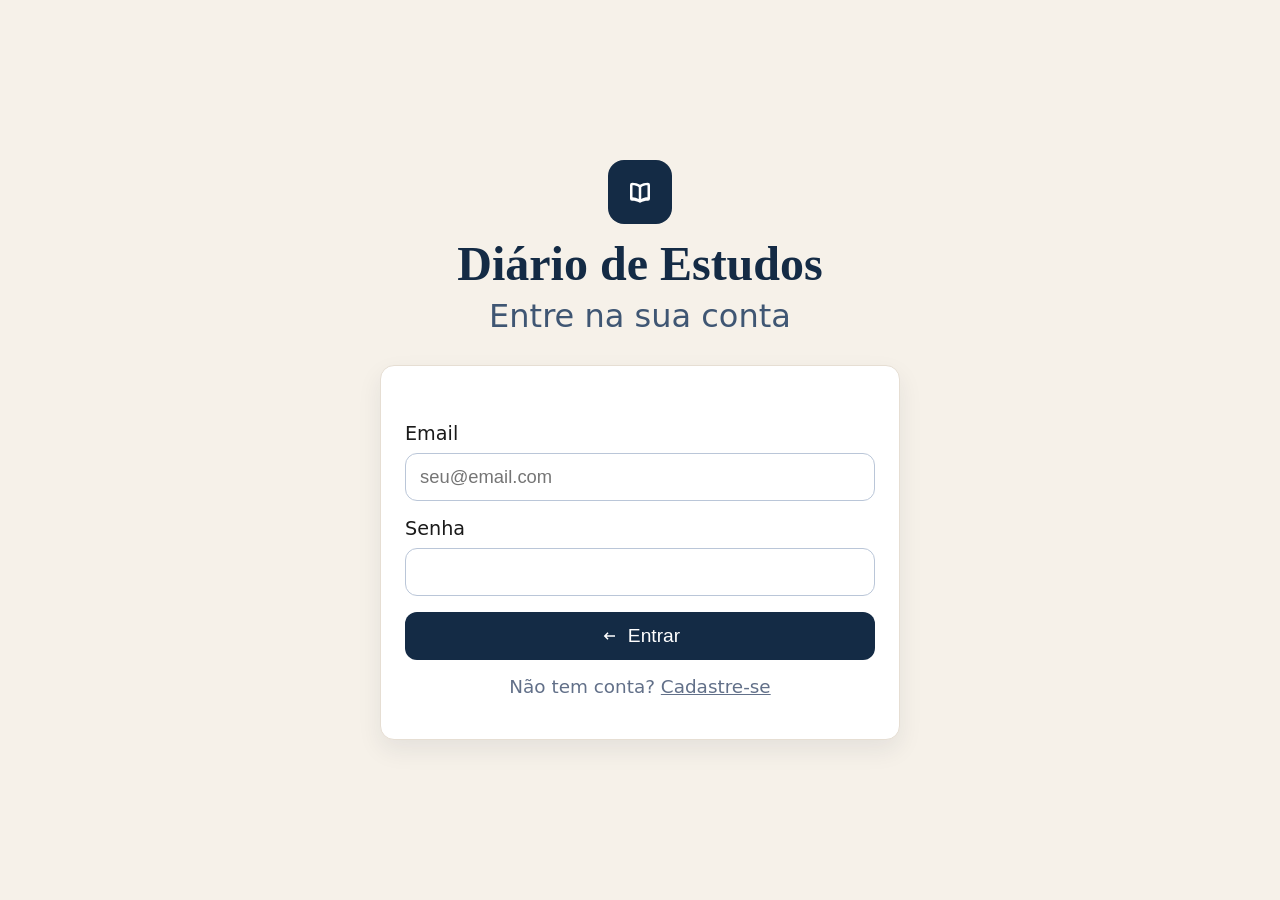
<file: index.html>
<!doctype html>
<html lang="pt-BR">
<head>
  <meta charset="utf-8" />
  <meta name="viewport" content="width=device-width, initial-scale=1" />
  <meta http-equiv="refresh" content="0; url=login.html" />
  <title>Diário de Estudos</title>
  <script>
    window.location.replace('login.html');
  </script>
</head>
<body>
  <p>Redirecionando para <a href="login.html">login</a>...</p>
</body>
</html>
</file>
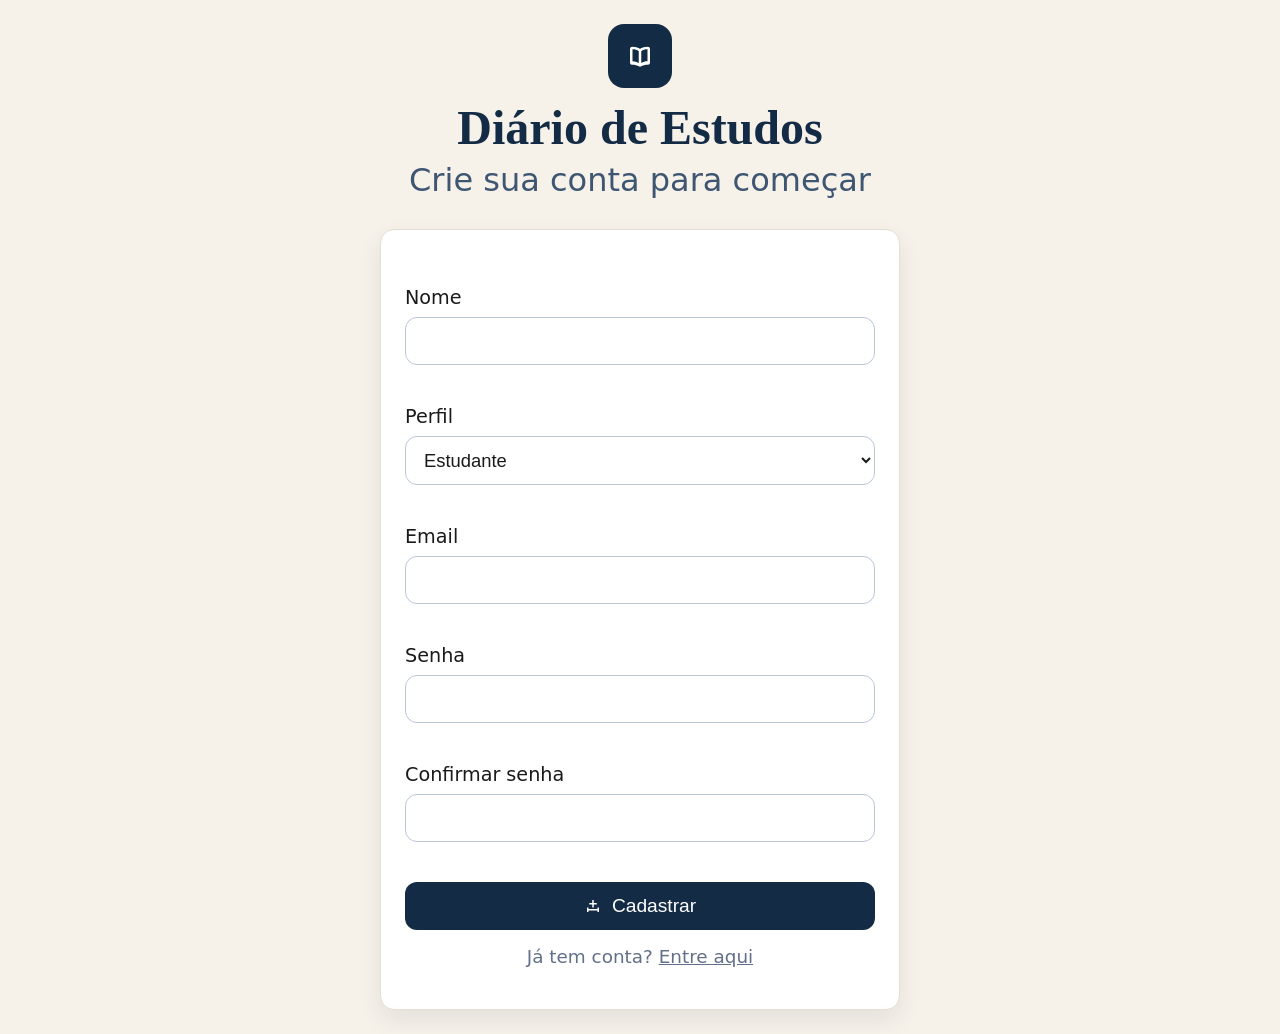
<file: cadastro.html>
<!DOCTYPE html>
<html lang="pt-BR">
<head>
  <meta charset="UTF-8" />
  <meta name="viewport" content="width=device-width, initial-scale=1.0" />
  <title>Cadastro • Diário de Estudos</title>
  <link rel="stylesheet" href="assets/css/styles.css" />
</head>
<body>
  <main class="page-center">
    <section class="auth-wrap">
      <header class="brand-block">
        <div class="brand-icon">
          <svg viewBox="0 0 24 24"><path d="M12 6.2c-1.7-1.1-3.8-1.7-6.2-1.7A1.8 1.8 0 0 0 4 6.3v11a1.7 1.7 0 0 0 1.8 1.7c2 0 4 .5 5.7 1.4.3.2.7.2 1 0 1.7-.9 3.7-1.4 5.7-1.4a1.7 1.7 0 0 0 1.8-1.7v-11a1.8 1.8 0 0 0-1.8-1.8c-2.4 0-4.5.6-6.2 1.7Zm-1 11.3A14.2 14.2 0 0 0 6 16.2V6.6c2 0 3.8.5 5 1.5Zm2 0V8.1c1.2-1 3-1.5 5-1.5v9.6c-1.8 0-3.6.5-5 1.3Z" fill="currentColor"/></svg>
        </div>
        <h1 class="brand-title">Diário de Estudos</h1>
        <p class="brand-subtitle">Crie sua conta para começar</p>
      </header>

      <section class="card auth-card">
        <form id="cadastro-form" novalidate>
          <div id="cadastro-error" class="form-error"></div>

          <div class="field">
            <label for="name">Nome</label>
            <input class="input" id="name" name="name" type="text" required />
            <small id="name-error" class="field-error"></small>
          </div>

          <div class="field">
            <label for="role">Perfil</label>
            <select class="select" id="role" name="role" required>
              <option value="estudante">Estudante</option>
              <option value="professor">Professor</option>
            </select>
            <small id="role-error" class="field-error"></small>
          </div>

          <div class="field">
            <label for="email">Email</label>
            <input class="input" id="email" name="email" type="email" required />
            <small id="email-error" class="field-error"></small>
          </div>

          <div class="field">
            <label for="password">Senha</label>
            <input class="input" id="password" name="password" type="password" minlength="6" required />
            <small id="password-error" class="field-error"></small>
          </div>

          <div class="field">
            <label for="confirm-password">Confirmar senha</label>
            <input class="input" id="confirm-password" name="confirm_password" type="password" minlength="6" required />
            <small id="confirm-password-error" class="field-error"></small>
          </div>

          <button class="btn" type="submit">
            <svg viewBox="0 0 24 24"><path d="M11 4h2v4h4v2h-4v4h-2v-4H7V8h4V4Zm7 10h2v6h-2v-2H6v2H4v-6h2v2h12v-2Z"/></svg>
            Cadastrar
          </button>

          <p class="auth-link">Já tem conta? <a href="login.html">Entre aqui</a></p>
        </form>
      </section>
    </section>
  </main>

  <script src="assets/js/storage.js"></script>
  <script src="assets/js/auth.js"></script>
  <script src="assets/js/guards.js"></script>
  <script src="assets/js/ui.js"></script>
  <script src="assets/js/cadastro.js"></script>
</body>
</html>
</file>
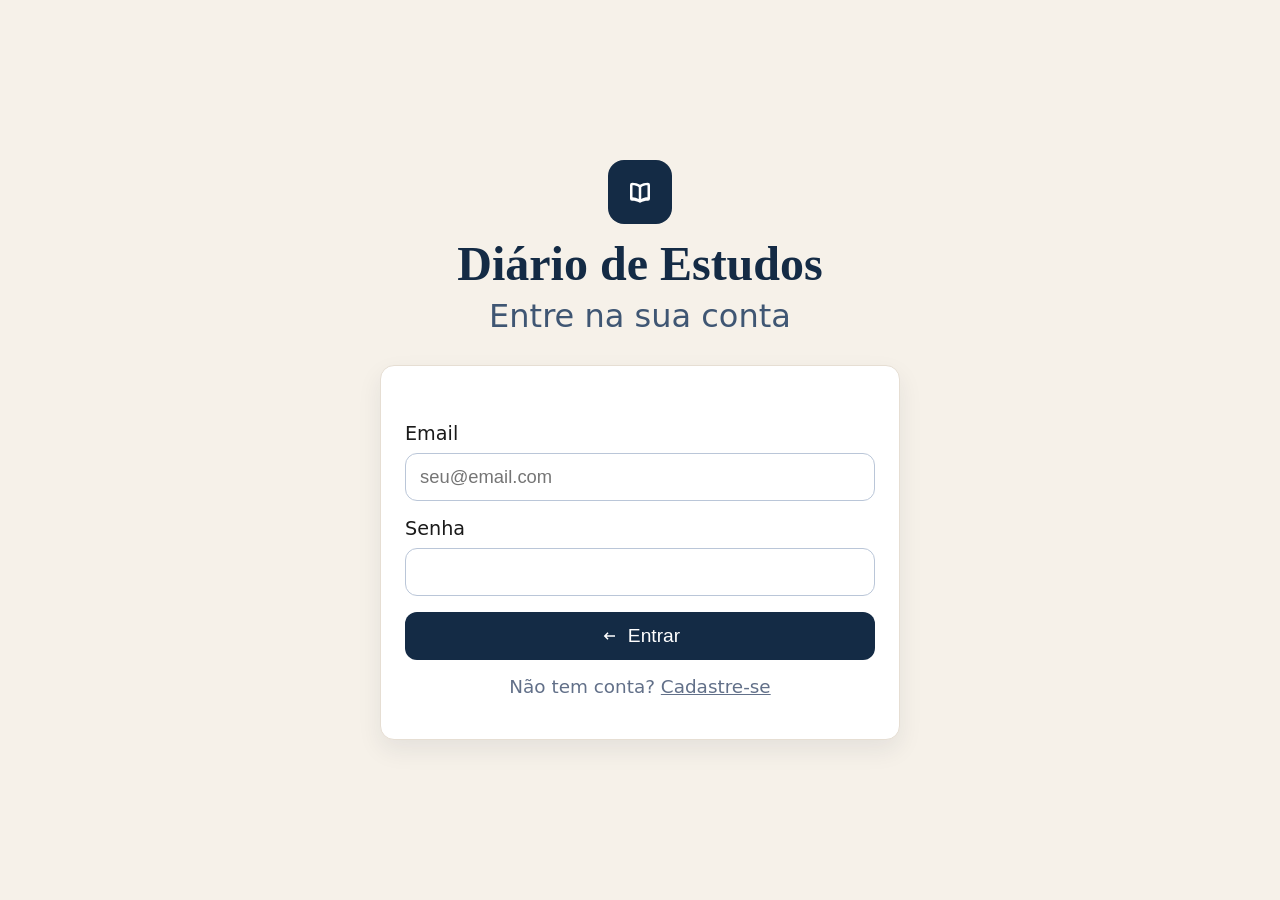
<file: estudante.html>
<!DOCTYPE html>
<html lang="pt-BR">
<head>
  <meta charset="UTF-8" />
  <meta name="viewport" content="width=device-width, initial-scale=1.0" />
  <title>Painel do Estudante • Diário de Estudos</title>
  <link rel="stylesheet" href="assets/css/styles.css" />
</head>
<body>
  <header class="topbar">
    <div class="topbar-left">
      <div class="topbar-icon">
        <svg viewBox="0 0 24 24"><path d="M12 6.2c-1.7-1.1-3.8-1.7-6.2-1.7A1.8 1.8 0 0 0 4 6.3v11a1.7 1.7 0 0 0 1.8 1.7c2 0 4 .5 5.7 1.4.3.2.7.2 1 0 1.7-.9 3.7-1.4 5.7-1.4a1.7 1.7 0 0 0 1.8-1.7v-11a1.8 1.8 0 0 0-1.8-1.8c-2.4 0-4.5.6-6.2 1.7Zm-1 11.3A14.2 14.2 0 0 0 6 16.2V6.6c2 0 3.8.5 5 1.5Zm2 0V8.1c1.2-1 3-1.5 5-1.5v9.6c-1.8 0-3.6.5-5 1.3Z" fill="currentColor"/></svg>
      </div>
      <div>
        <h1 class="topbar-title">Diário de Estudos</h1>
        <p id="student-greeting" class="topbar-sub">Olá</p>
      </div>
    </div>

    <button id="logout-btn" class="logout-btn" type="button">
      <svg viewBox="0 0 24 24"><path d="M10 17 5 12l5-5 1.4 1.4L8.8 11H20v2H8.8l2.6 2.6L10 17ZM4 4h8v2H6v12h6v2H4V4Z"/></svg>
      Sair
    </button>
  </header>

  <main class="main">
    <section class="metrics-grid">
      <article class="card metric-card">
        <p id="metric-registros" class="metric-value">0</p>
        <p class="metric-label">Registros</p>
      </article>
      <article class="card metric-card">
        <p id="metric-tempo" class="metric-value gold">0h00m</p>
        <p class="metric-label">Total estudado</p>
      </article>
    </section>

    <button id="new-log-btn" class="btn new-log-btn" type="button">+&nbsp;&nbsp;Novo Registro</button>

    <section>
      <h2 class="section-title">Histórico</h2>
      <div id="history-list" class="history-list"></div>
    </section>
  </main>

  <div id="modal" class="modal" role="dialog" aria-modal="true" aria-labelledby="modal-title">
    <section class="modal-card">
      <button id="close-modal" class="modal-close" type="button">×</button>
      <h3 id="modal-title" class="section-title" style="font-size:2rem; margin-bottom:12px;">Novo Registro de Estudo</h3>

      <form id="new-log-form" novalidate>
        <div id="modal-error" class="form-error"></div>
        <div class="two-cols">
          <div class="field">
            <label for="date">Data</label>
            <input class="input" id="date" name="date" type="date" required />
          </div>
          <div class="field">
            <label for="time_minutes">Tempo (min)</label>
            <input class="input" id="time_minutes" name="time_minutes" type="number" min="1" required />
          </div>
        </div>

        <div class="field">
          <label for="discipline">Disciplina</label>
          <input class="input" id="discipline" name="discipline" type="text" required />
        </div>

        <div class="field">
          <label for="content">Conteúdo estudado</label>
          <textarea class="textarea" id="content" name="content" required></textarea>
        </div>

        <div class="field">
          <label for="difficulties">Dificuldades</label>
          <textarea class="textarea" id="difficulties" name="difficulties"></textarea>
        </div>

        <div class="modal-actions">
          <button id="cancel-modal" class="btn btn-secondary" type="button">Cancelar</button>
          <button id="submit-modal" class="btn" type="submit">Salvar</button>
        </div>
      </form>
    </section>
  </div>

  <script src="assets/js/storage.js"></script>
  <script src="assets/js/auth.js"></script>
  <script src="assets/js/guards.js"></script>
  <script src="assets/js/ui.js"></script>
  <script src="assets/js/estudante.js"></script>
</body>
</html>
</file>
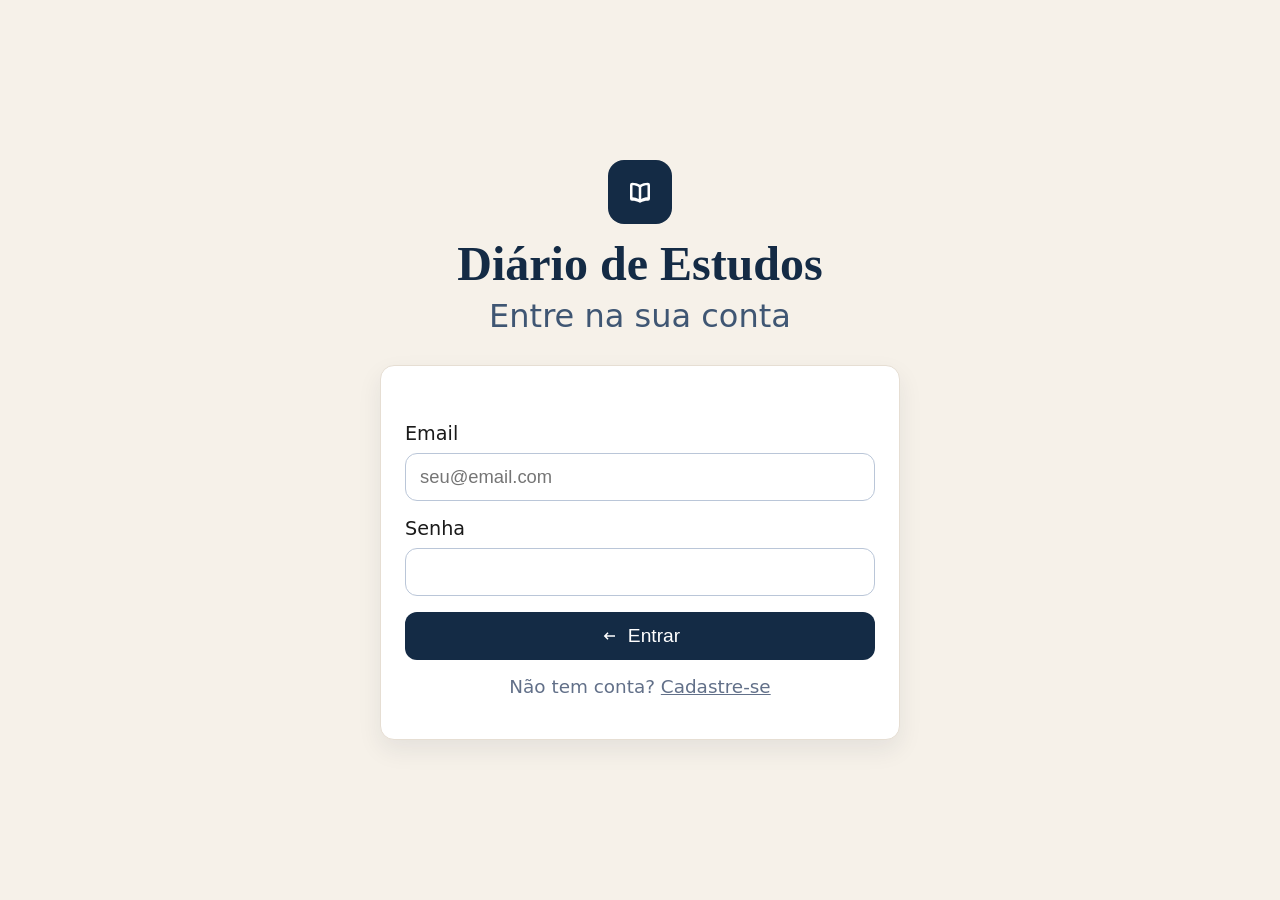
<file: login.html>
<!DOCTYPE html>
<html lang="pt-BR">
<head>
  <meta charset="UTF-8" />
  <meta name="viewport" content="width=device-width, initial-scale=1.0" />
  <title>Login • Diário de Estudos</title>
  <link rel="stylesheet" href="assets/css/styles.css" />
</head>
<body>
  <main class="page-center">
    <section class="auth-wrap">
      <header class="brand-block">
        <div class="brand-icon">
          <svg viewBox="0 0 24 24"><path d="M12 6.2c-1.7-1.1-3.8-1.7-6.2-1.7A1.8 1.8 0 0 0 4 6.3v11a1.7 1.7 0 0 0 1.8 1.7c2 0 4 .5 5.7 1.4.3.2.7.2 1 0 1.7-.9 3.7-1.4 5.7-1.4a1.7 1.7 0 0 0 1.8-1.7v-11a1.8 1.8 0 0 0-1.8-1.8c-2.4 0-4.5.6-6.2 1.7Zm-1 11.3A14.2 14.2 0 0 0 6 16.2V6.6c2 0 3.8.5 5 1.5Zm2 0V8.1c1.2-1 3-1.5 5-1.5v9.6c-1.8 0-3.6.5-5 1.3Z" fill="currentColor"/></svg>
        </div>
        <h1 class="brand-title">Diário de Estudos</h1>
        <p class="brand-subtitle">Entre na sua conta</p>
      </header>

      <section class="card auth-card">
        <form id="login-form" novalidate>
          <div id="login-error" class="form-error"></div>

          <div class="field">
            <label for="email">Email</label>
            <input class="input" id="email" name="email" type="email" placeholder="seu@email.com" required />
          </div>

          <div class="field">
            <label for="password">Senha</label>
            <input class="input" id="password" name="password" type="password" required />
          </div>

          <button class="btn" type="submit">
            <svg viewBox="0 0 24 24"><path d="M10 17 5 12l5-5 1.4 1.4L8.8 11H20v2H8.8l2.6 2.6L10 17Z"/></svg>
            Entrar
          </button>

          <p class="auth-link">Não tem conta? <a href="cadastro.html">Cadastre-se</a></p>
        </form>
      </section>
    </section>
  </main>

  <script src="assets/js/storage.js"></script>
  <script src="assets/js/auth.js"></script>
  <script src="assets/js/guards.js"></script>
  <script src="assets/js/ui.js"></script>
  <script src="assets/js/login.js"></script>
</body>
</html>
</file>
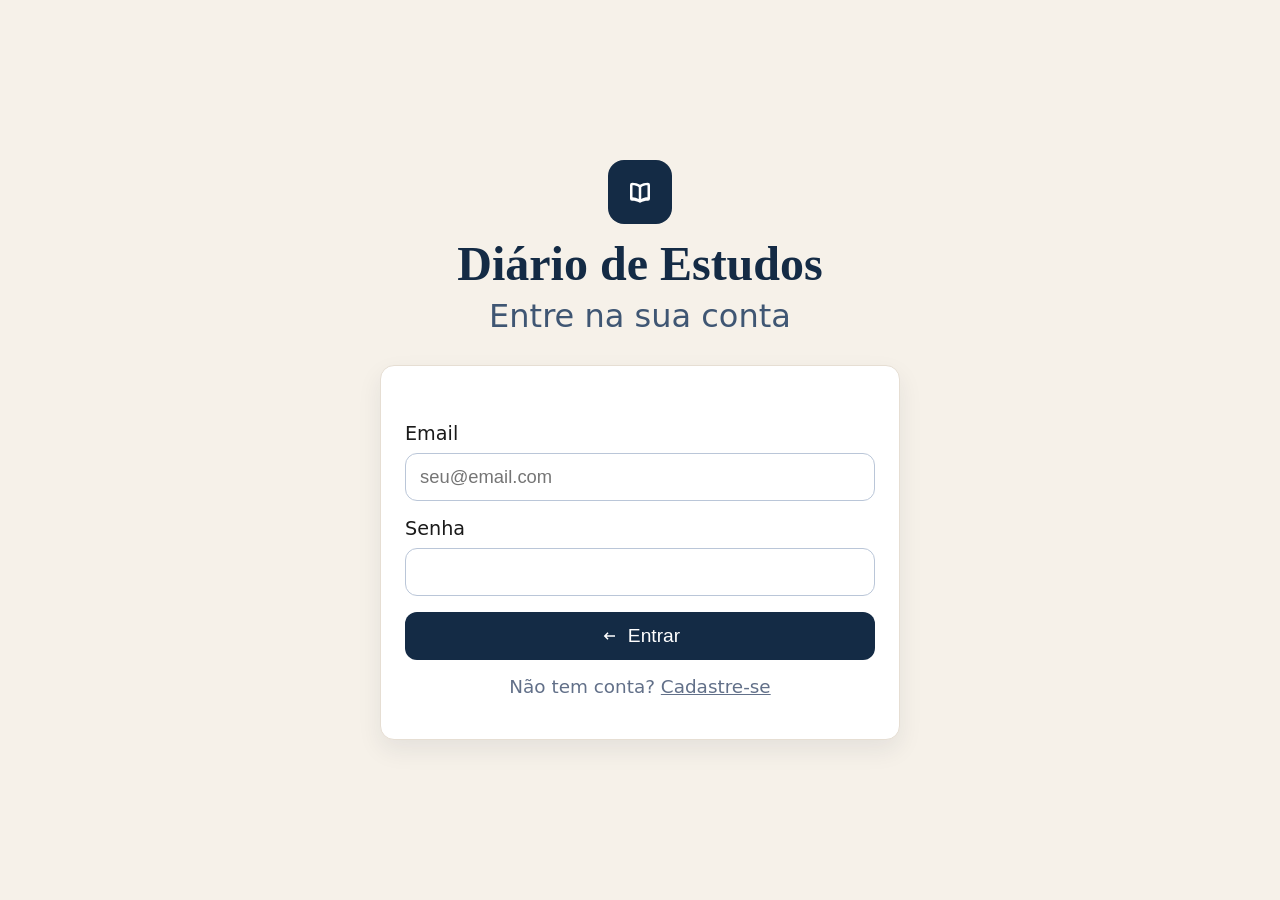
<file: professor.html>
<!DOCTYPE html>
<html lang="pt-BR">
<head>
  <meta charset="UTF-8" />
  <meta name="viewport" content="width=device-width, initial-scale=1.0" />
  <title>Painel do Professor • Diário de Estudos</title>
  <link rel="stylesheet" href="assets/css/styles.css" />
</head>
<body>
  <header class="topbar">
    <div class="topbar-left">
      <div class="topbar-icon">
        <svg viewBox="0 0 24 24"><path d="M12 6.2c-1.7-1.1-3.8-1.7-6.2-1.7A1.8 1.8 0 0 0 4 6.3v11a1.7 1.7 0 0 0 1.8 1.7c2 0 4 .5 5.7 1.4.3.2.7.2 1 0 1.7-.9 3.7-1.4 5.7-1.4a1.7 1.7 0 0 0 1.8-1.7v-11a1.8 1.8 0 0 0-1.8-1.8c-2.4 0-4.5.6-6.2 1.7Zm-1 11.3A14.2 14.2 0 0 0 6 16.2V6.6c2 0 3.8.5 5 1.5Zm2 0V8.1c1.2-1 3-1.5 5-1.5v9.6c-1.8 0-3.6.5-5 1.3Z" fill="currentColor"/></svg>
      </div>
      <div>
        <h1 class="topbar-title">Diário de Estudos</h1>
        <p id="professor-greeting" class="topbar-sub">Prof.</p>
      </div>
    </div>

    <button id="logout-btn" class="logout-btn" type="button">
      <svg viewBox="0 0 24 24"><path d="M10 17 5 12l5-5 1.4 1.4L8.8 11H20v2H8.8l2.6 2.6L10 17ZM4 4h8v2H6v12h6v2H4V4Z"/></svg>
      Sair
    </button>
  </header>

  <main class="main">
    <section class="metrics-grid three">
      <article class="card metric-card">
        <p id="metric-alunos" class="metric-value">0</p>
        <p class="metric-label">Alunos</p>
      </article>
      <article class="card metric-card">
        <p id="metric-registros" class="metric-value">0</p>
        <p class="metric-label">Registros</p>
      </article>
      <article class="card metric-card">
        <p id="metric-baixa" class="metric-value danger">0</p>
        <p class="metric-label">Baixa frequência</p>
      </article>
    </section>

    <section class="banner">
      <h3>Baixa Frequência <small>(&lt;3 registros nos últimos 7 dias)</small></h3>
      <div id="low-frequency-chips" class="chips"></div>
    </section>

    <section style="margin-bottom:28px;">
      <h2 class="section-title">Alunos</h2>
      <div id="students-accordion" class="accordion"></div>
    </section>

    <section>
      <h2 class="section-title">Dificuldades Recentes</h2>
      <div id="recent-difficulties" class="recent-list"></div>
    </section>
  </main>

  <script src="assets/js/storage.js"></script>
  <script src="assets/js/auth.js"></script>
  <script src="assets/js/guards.js"></script>
  <script src="assets/js/ui.js"></script>
  <script src="assets/js/professor.js"></script>
</body>
</html>
</file>
<file: assets/css/styles.css>
:root {
  --bg: #f6f1e9;
  --card: #ffffff;
  --blue: #142b45;
  --blue-hover: #0f2238;
  --border: #e6ded3;
  --text: #1a1a1a;
  --muted: #6b6b6b;
  --gold: #c6a156;
  --danger: #b55353;
  --banner-bg: #f8eedb;
  --banner-border: #e7d2a8;
  --shadow: 0 10px 24px rgba(20, 43, 69, 0.08);
  --radius: 14px;
}

* { box-sizing: border-box; }
body {
  margin: 0;
  background: var(--bg);
  color: var(--text);
  font-family: system-ui, -apple-system, Segoe UI, Roboto, sans-serif;
}

h1, h2, h3 { font-family: Georgia, 'Times New Roman', serif; }

.page-center {
  min-height: 100vh;
  display: grid;
  place-items: center;
  padding: 24px;
}

.auth-wrap { width: min(100%, 520px); }
.brand-block { text-align: center; margin-bottom: 30px; }
.brand-title { margin: 12px 0 6px; font-size: 3rem; color: var(--blue); }
.brand-subtitle { margin: 0; color: #3f5673; font-size: 2rem; }

.brand-icon,
.topbar-icon {
  width: 64px;
  height: 64px;
  border-radius: 16px;
  background: var(--blue);
  color: #fff;
  display: inline-flex;
  align-items: center;
  justify-content: center;
}
.brand-icon svg,
.topbar-icon svg,
.empty-icon svg {
  width: 30px;
  height: 30px;
}

.card {
  background: var(--card);
  border: 1px solid var(--border);
  border-radius: var(--radius);
  box-shadow: var(--shadow);
}
.auth-card { padding: 24px; }

.field { margin-bottom: 16px; }
.field label { display: block; margin-bottom: 8px; font-size: 1.2rem; }
.input,
.select,
.textarea {
  width: 100%;
  border: 1px solid #bac6d8;
  border-radius: 12px;
  padding: 12px 14px;
  font-size: 1.15rem;
  color: var(--text);
  background: #fff;
}
.input:focus,
.select:focus,
.textarea:focus { outline: 2px solid #29456d; }
.textarea { min-height: 80px; resize: vertical; }

.btn {
  width: 100%;
  border: none;
  border-radius: 12px;
  padding: 13px 14px;
  font-size: 1.2rem;
  color: #fff;
  background: var(--blue);
  cursor: pointer;
  display: inline-flex;
  align-items: center;
  justify-content: center;
  gap: 10px;
}
.btn:hover { background: var(--blue-hover); }
.btn svg { width: 18px; height: 18px; fill: currentColor; }

.auth-link {
  margin-top: 16px;
  text-align: center;
  color: #627089;
  font-size: 1.15rem;
}
.auth-link a { color: inherit; }
.form-error { min-height: 20px; color: var(--danger); margin-bottom: 12px; }

.topbar {
  border-bottom: 1px solid #c9d1dd;
  background: #fff;
  padding: 16px 24px;
  display: flex;
  align-items: center;
  justify-content: space-between;
}
.topbar-left { display: flex; align-items: center; gap: 14px; }
.topbar-title { margin: 0; font-size: 2rem; color: var(--blue); }
.topbar-sub { margin: 0; color: var(--muted); font-size: 1.05rem; }

.logout-btn {
  border: none;
  background: transparent;
  font-size: 1.25rem;
  display: inline-flex;
  align-items: center;
  gap: 8px;
  cursor: pointer;
  color: var(--text);
}
.logout-btn svg { width: 18px; height: 18px; fill: currentColor; }

.main {
  max-width: 920px;
  margin: 0 auto;
  padding: 28px 24px 52px;
}
.metrics-grid {
  display: grid;
  grid-template-columns: repeat(2, minmax(0, 1fr));
  gap: 14px;
}
.metrics-grid.three { grid-template-columns: repeat(3, minmax(0, 1fr)); }
.metric-card { padding: 18px; text-align: center; }
.metric-value { font-size: 3rem; font-weight: 700; color: var(--blue); margin: 0; }
.metric-value.gold { color: var(--gold); }
.metric-value.danger { color: var(--danger); }
.metric-label { margin: 0; color: #5e6e86; font-size: 1.05rem; }

.new-log-btn { margin: 24px 0 30px; font-size: 1.7rem; border-radius: 12px; }
.section-title { margin: 0 0 14px; font-size: 2.5rem; color: #0d2140; }

.history-list,
.recent-list,
.accordion { display: grid; gap: 12px; }
.log-card,
.difficulty-item {
  padding: 16px;
  border: 1px solid #d7e0eb;
  border-radius: var(--radius);
  background: var(--card);
}
.log-top { display: flex; align-items: center; gap: 10px; }
.pill {
  background: #eef1f5;
  color: #1e3a65;
  border-radius: 999px;
  padding: 4px 12px;
  font-size: 0.95rem;
}
.meta { color: #63738c; font-size: 0.95rem; }
.log-content { margin: 8px 0 4px; font-size: 1.1rem; }
.log-difficulty { margin: 0; color: var(--danger); font-style: italic; }
.icon-btn {
  margin-left: auto;
  border: none;
  background: transparent;
  cursor: pointer;
  color: #687690;
}
.icon-btn svg { width: 18px; height: 18px; }

.empty-state {
  border: 1px solid #d7e0eb;
  border-radius: var(--radius);
  background: var(--card);
  padding: 32px;
  text-align: center;
  color: #60708a;
}
.empty-icon { color: #a7b1bf; margin-bottom: 6px; }

.modal {
  position: fixed;
  inset: 0;
  background: rgba(10, 17, 27, 0.78);
  display: none;
  align-items: center;
  justify-content: center;
  padding: 20px;
  z-index: 30;
}
.modal.open { display: flex; }
.modal-card {
  width: min(100%, 620px);
  background: #fff;
  border-radius: 14px;
  box-shadow: var(--shadow);
  padding: 20px;
  position: relative;
}
.modal-close {
  position: absolute;
  right: 12px;
  top: 8px;
  border: none;
  background: transparent;
  font-size: 2rem;
  cursor: pointer;
  color: #67768d;
}
.two-cols { display: grid; grid-template-columns: 1fr 1fr; gap: 10px; }

.banner {
  margin: 20px 0;
  background: var(--banner-bg);
  border: 1px solid var(--banner-border);
  border-radius: var(--radius);
  padding: 14px;
}
.banner h3 { margin: 0 0 8px; font-size: 1.9rem; color: #1d2f4c; }
.banner small { color: #53637d; font-family: system-ui, sans-serif; font-weight: 500; }
.chips { display: flex; gap: 8px; flex-wrap: wrap; }
.chip {
  border-radius: 999px;
  padding: 5px 10px;
  background: #ecdcb9;
  color: #3f4f66;
  font-size: 0.95rem;
}

.accordion-item { border: 1px solid #d7e0eb; border-radius: var(--radius); background: #fff; overflow: hidden; }
.accordion-header {
  width: 100%;
  border: none;
  background: #fff;
  cursor: pointer;
  display: flex;
  align-items: center;
  gap: 12px;
  padding: 14px;
  text-align: left;
}
.avatar {
  width: 36px;
  height: 36px;
  border-radius: 50%;
  background: #e8edf3;
  color: #213453;
  display: inline-flex;
  align-items: center;
  justify-content: center;
  font-weight: 700;
}
.student-main { display: grid; gap: 2px; }
.student-main small { color: #64748c; }
.accordion-arrow { margin-left: auto; color: #63728b; }
.accordion-content { display: none; padding: 0 14px 14px; border-top: 1px solid #d7e0eb; }
.accordion-item.open .accordion-content { display: grid; gap: 10px; }
.student-log { border-radius: 12px; background: #f9fafc; padding: 10px; }
.student-log-meta { display: flex; align-items: center; gap: 10px; color: #64748c; font-size: 0.95rem; }

.difficulty-meta { margin: 0 0 4px; color: #61718a; font-size: 0.95rem; }
.difficulty-text { margin: 0; }

.toast-container {
  position: fixed;
  right: 24px;
  bottom: 24px;
  display: grid;
  gap: 10px;
  z-index: 100;
}
.toast {
  background: #fff;
  border: 1px solid var(--border);
  border-radius: 10px;
  box-shadow: var(--shadow);
  padding: 12px 14px;
  min-width: 240px;
  display: inline-flex;
  align-items: center;
  gap: 10px;
  transform: translateY(10px);
  opacity: 0;
  transition: all .2s ease;
}
.toast.visible { transform: translateY(0); opacity: 1; }
.toast-icon {
  width: 18px;
  height: 18px;
  border-radius: 50%;
  background: #1f2a3d;
  color: #fff;
  display: inline-flex;
  align-items: center;
  justify-content: center;
  font-size: 12px;
}

@media (max-width: 760px) {
  .brand-title { font-size: 2.35rem; }
  .brand-subtitle { font-size: 1.7rem; }
  .metrics-grid,
  .metrics-grid.three,
  .two-cols { grid-template-columns: 1fr; }
}


.field-error {
  display: block;
  min-height: 18px;
  margin-top: 6px;
  color: var(--danger);
  font-size: 0.9rem;
}

.modal-actions {
  display: grid;
  grid-template-columns: 1fr 1fr;
  gap: 10px;
}

.btn-secondary {
  background: #e8edf3;
  color: #29405f;
}

.btn-secondary:hover {
  background: #dde5ee;
}
</file>
